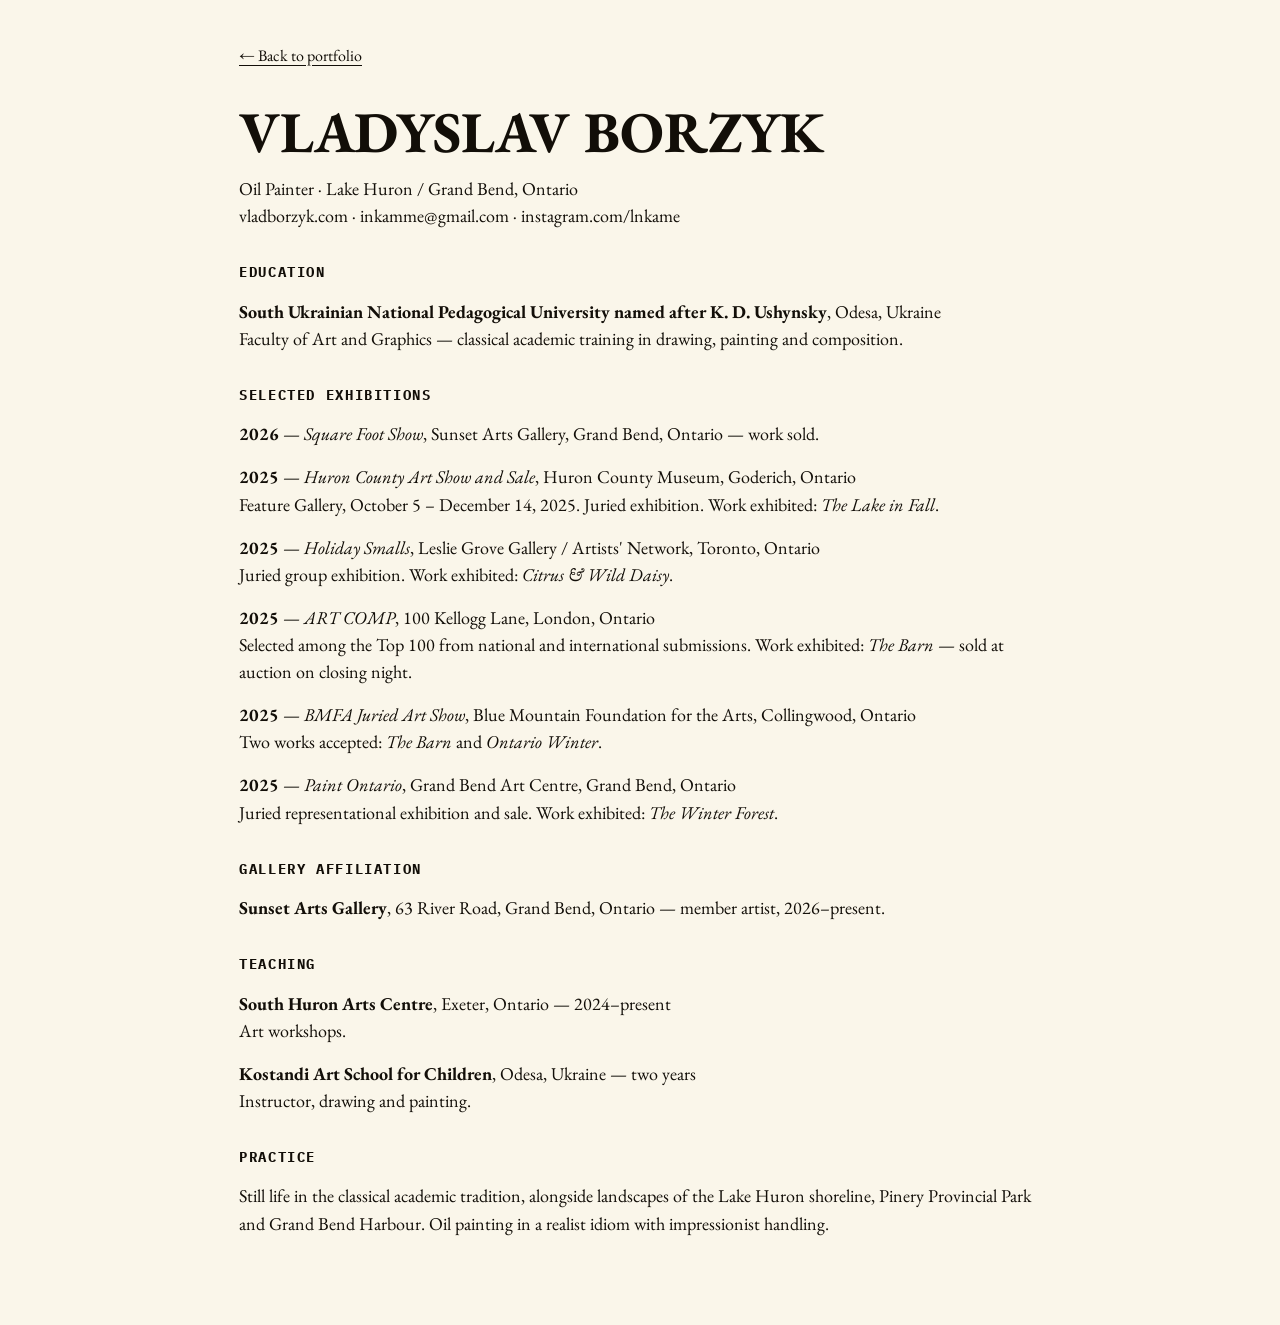
<file: cv.html>
<!DOCTYPE html>
<html lang="en"><head>
<meta charset="UTF-8">
<meta name="viewport" content="width=device-width,initial-scale=1">
<title>Artist CV · Vlad Borzyk</title>
<meta name="description" content="Vladyslav Borzyk: education, selected exhibitions, gallery affiliation and teaching. Artist CV.">
<link rel="preconnect" href="https://fonts.googleapis.com">
<link rel="preconnect" href="https://fonts.gstatic.com" crossorigin>
<link href="https://fonts.googleapis.com/css2?family=EB+Garamond:ital,wght@0,400;0,500;0,600;1,400;1,500&amp;family=IBM+Plex+Mono:wght@400;500&amp;display=swap" rel="stylesheet">
<link rel="stylesheet" href="styles.css"><link rel="stylesheet" href="cv.css">
<link rel="icon" type="image/svg+xml" href="favicon.svg">
</head><body><main class="cv-page">
<a class="cv-back" href="index.html#about">← Back to portfolio</a>
<h1>VLADYSLAV BORZYK</h1>
<p>Oil Painter · Lake Huron / Grand Bend, Ontario<br>vladborzyk.com · inkamme@gmail.com · instagram.com/lnkame</p>
<h2>EDUCATION</h2>
<p><strong>South Ukrainian National Pedagogical University named after K. D. Ushynsky</strong>, Odesa, Ukraine<br>Faculty of Art and Graphics — classical academic training in drawing, painting and composition.</p>
<h2>SELECTED EXHIBITIONS</h2>
<p><strong>2026</strong> — <em>Square Foot Show</em>, Sunset Arts Gallery, Grand Bend, Ontario — work sold.</p>
<p><strong>2025</strong> — <em>Huron County Art Show and Sale</em>, Huron County Museum, Goderich, Ontario<br>Feature Gallery, October 5 – December 14, 2025. Juried exhibition. Work exhibited: <em>The Lake in Fall</em>.</p>
<p><strong>2025</strong> — <em>Holiday Smalls</em>, Leslie Grove Gallery / Artists&#x27; Network, Toronto, Ontario<br>Juried group exhibition. Work exhibited: <em>Citrus &amp; Wild Daisy</em>.</p>
<p><strong>2025</strong> — <em>ART COMP</em>, 100 Kellogg Lane, London, Ontario<br>Selected among the Top 100 from national and international submissions. Work exhibited: <em>The Barn</em> — sold at auction on closing night.</p>
<p><strong>2025</strong> — <em>BMFA Juried Art Show</em>, Blue Mountain Foundation for the Arts, Collingwood, Ontario<br>Two works accepted: <em>The Barn</em> and <em>Ontario Winter</em>.</p>
<p><strong>2025</strong> — <em>Paint Ontario</em>, Grand Bend Art Centre, Grand Bend, Ontario<br>Juried representational exhibition and sale. Work exhibited: <em>The Winter Forest</em>.</p>
<h2>GALLERY AFFILIATION</h2>
<p><strong>Sunset Arts Gallery</strong>, 63 River Road, Grand Bend, Ontario — member artist, 2026–present.</p>
<h2>TEACHING</h2>
<p><strong>South Huron Arts Centre</strong>, Exeter, Ontario — 2024–present<br>Art workshops.</p>
<p><strong>Kostandi Art School for Children</strong>, Odesa, Ukraine — two years<br>Instructor, drawing and painting.</p>
<h2>PRACTICE</h2>
<p>Still life in the classical academic tradition, alongside landscapes of the Lake Huron shoreline, Pinery Provincial Park and Grand Bend Harbour. Oil painting in a realist idiom with impressionist handling.</p>
</main></body></html>
</file>
<file: styles.css>
/* =========================================================
   VLAD BORZYK · vladborzyk.com
   Editorial / museum-tag · Brand System v2.0
   EB Garamond + IBM Plex Mono · Paper / Ink / Sienna
   ========================================================= */

:root{
  --paper:#FAF6EA; --ink:#120E08; --muted:#827860; --hair:#C8BCA2;
  --sienna:#7A4A2A; --gold:#B08A3E; --gold-light:#E8C97A;
  --ink-80:#3a342a;
  --serif:'EB Garamond',Georgia,serif;
  --mono:'IBM Plex Mono','Courier New',monospace;
  --max:1120px; --gutter:clamp(1.25rem,4vw,3rem);
  --soft:600ms cubic-bezier(.22,1,.36,1);
  --snap:280ms cubic-bezier(.22,1,.36,1);
}
*,*::before,*::after{box-sizing:border-box}
html{scroll-behavior:smooth}
body{
  margin:0;background:var(--paper);color:var(--ink);
  font-family:var(--serif);font-size:18px;line-height:1.65;
  -webkit-font-smoothing:antialiased;overflow-x:hidden;
}
a{color:inherit}
img{display:block;max-width:100%}

/* sienna edge stripe (from the business card) */
.edge{position:fixed;top:0;left:0;width:4px;height:100%;background:rgba(122,74,42,.16);z-index:60}
.edge .fill{position:absolute;top:0;left:0;width:100%;height:0;background:var(--sienna);
  box-shadow:0 0 8px rgba(122,74,42,.5)}

/* ---------- STICKY HEADER ---------- */
.nav{position:sticky;top:0;z-index:50;background:rgba(250,246,234,.86);
  backdrop-filter:blur(10px);border-bottom:1px solid transparent;transition:border-color var(--snap),box-shadow var(--snap)}
.nav.scrolled{border-color:var(--hair);box-shadow:0 1px 0 rgba(18,14,8,.04)}
.nav-in{max-width:var(--max);margin:0 auto;padding:.85rem var(--gutter);
  display:flex;align-items:center;justify-content:space-between;gap:1rem}
.brand{font-family:var(--serif);font-weight:600;font-size:1.18rem;letter-spacing:.04em;
  text-decoration:none;white-space:nowrap}
.brand .vb{display:inline-block;font-weight:600;border:1.5px solid var(--ink);
  padding:.05em .32em;margin-right:.55rem;font-size:.82em;letter-spacing:.02em}
.menu{display:flex;gap:clamp(1rem,3vw,2.1rem);list-style:none;margin:0;padding:0}
.menu a{font-family:var(--mono);font-size:.74rem;letter-spacing:.14em;text-transform:uppercase;
  text-decoration:none;color:var(--muted);padding:.2rem 0;position:relative;transition:color var(--snap)}
.menu a::after{content:"";position:absolute;left:0;right:0;bottom:-3px;height:1.5px;
  background:var(--sienna);transform:scaleX(0);transform-origin:left;transition:transform var(--snap)}
.menu a:hover{color:var(--ink)}
.menu a.active{color:var(--ink)}
.menu a.active::after{transform:scaleX(1)}

/* ---------- LAYOUT ---------- */
section{padding-block:clamp(3rem,7vw,5.5rem)}
.wrap{max-width:var(--max);margin:0 auto;padding-inline:var(--gutter)}
.kick{font-family:var(--mono);font-size:.72rem;font-weight:500;letter-spacing:.18em;
  text-transform:uppercase;color:var(--sienna)}

/* ---------- HERO ---------- */
.hero{position:relative;text-align:center;padding-top:clamp(3rem,8vw,5.5rem);
  padding-bottom:clamp(2.5rem,6vw,4rem);overflow:hidden}
.hero .wrap{position:relative;z-index:2;display:flex;flex-direction:column;align-items:center;gap:1.4rem}
.hero .eyebrow{display:flex;align-items:center;gap:1rem;font-family:var(--mono);
  font-size:.78rem;letter-spacing:.16em;text-transform:uppercase}
.hero .eyebrow span.line{width:clamp(40px,12vw,120px);height:1px;background:var(--ink)}
.hero h1{font-family:var(--serif);font-weight:600;letter-spacing:.02em;margin:0;
  font-size:clamp(2.7rem,9vw,5.6rem);line-height:.98}
.hero h1 .word{display:inline-block;opacity:0;transform:translateY(18px);
  animation:wordIn .9s cubic-bezier(.22,1,.36,1) forwards}
.hero h1 .word:nth-child(1){animation-delay:.15s}
.hero h1 .word:nth-child(2){animation-delay:.32s}
@keyframes wordIn{to{opacity:1;transform:none}}
.hero .tag{font-style:italic;font-size:clamp(1.05rem,2.6vw,1.5rem);color:var(--ink);margin:0}
.hero .lede{font-size:clamp(1.02rem,2.2vw,1.18rem);color:var(--ink-80);max-width:52ch;margin:.2rem 0 .4rem}
.hero .cta{display:flex;gap:.8rem;flex-wrap:wrap;justify-content:center}
.btn{font-family:var(--mono);font-size:.74rem;letter-spacing:.13em;text-transform:uppercase;
  text-decoration:none;padding:.8rem 1.5rem;border:1.5px solid var(--ink);cursor:pointer;
  transition:background var(--snap),color var(--snap),transform var(--snap);background:transparent;color:var(--ink)}
.btn:hover{transform:translateY(-2px)}
.btn.solid{background:var(--ink);color:var(--paper)}
.btn.solid:hover{background:var(--sienna);border-color:var(--sienna)}
.btn.outline:hover{background:var(--ink);color:var(--paper)}
/* drifting mosaic dots */
.dots{position:absolute;inset:0;z-index:1;pointer-events:none}
.dots i{position:absolute;width:7px;height:7px;border-radius:50%;background:var(--sienna);opacity:.16;
  animation:drift linear infinite}
@keyframes drift{
  0%{transform:translateY(0) translateX(0)}
  50%{transform:translateY(-22px) translateX(12px)}
  100%{transform:translateY(0) translateX(0)}}

/* ---------- SECTION TITLE ---------- */
.stitle{text-align:center;display:flex;flex-direction:column;align-items:center;gap:.75rem;margin-bottom:clamp(2rem,5vw,3rem)}
.stitle h2{font-family:var(--serif);font-weight:600;font-size:clamp(1.8rem,4.4vw,2.6rem);margin:0}
.rule{display:flex;align-items:center;gap:.5rem}
.rule i{width:6px;height:6px;border-radius:50%;background:var(--sienna)}
.rule span{width:clamp(120px,30vw,220px);height:1px;background:var(--hair)}

/* ---------- WORK ---------- */
.filters{display:flex;justify-content:center;gap:.5rem;margin-bottom:clamp(1.8rem,4vw,2.6rem);flex-wrap:wrap}
.filters button{font-family:var(--mono);font-size:.72rem;letter-spacing:.12em;text-transform:uppercase;
  padding:.5rem 1.05rem;cursor:pointer;border:1px solid var(--hair);background:transparent;color:var(--muted);
  border-radius:3px;transition:all var(--snap)}
.filters button:hover{color:var(--ink);border-color:var(--muted)}
.filters button.on{background:var(--sienna);border-color:var(--sienna);color:var(--paper)}

.catalog-key{text-align:center;font-size:1rem;color:var(--ink-80);margin:0 0 2rem}
.work-group{margin:0 0 4rem;padding:0}
.work-group[hidden]{display:none}
.genre-title{font-size:2rem;font-weight:400;border-bottom:1px solid var(--hair);padding-bottom:.6rem;margin:0 0 1.6rem}
.c-print{display:block;font-family:var(--mono);font-size:.75rem;color:var(--sienna);margin-top:.4rem}
.print-enquiry{margin-top:1.5rem;padding-top:1rem;border-top:1px solid rgba(250,246,234,.3)}
.print-enquiry p{font-size:1rem;color:var(--paper)}
.grid{display:grid;grid-template-columns:repeat(3,1fr);gap:clamp(1.5rem,3.5vw,2.4rem);perspective:1200px}
.card{cursor:pointer;border:none;background:none;padding:0;text-align:left;font:inherit;color:inherit;
  display:flex;flex-direction:column;gap:.7rem}
.frame{position:relative;width:100%;background:var(--paper);border:1px solid var(--hair);
  display:flex;align-items:center;justify-content:center;padding:clamp(10px,2vw,18px);overflow:hidden;
  transform-style:preserve-3d;transition:transform var(--snap),box-shadow var(--soft)}
.frame img{max-width:100%;width:100%;height:auto;object-fit:contain;
  transition:transform 1.2s var(--soft)}
.card:hover .frame{transform:translateY(-5px);box-shadow:0 18px 42px -14px rgba(18,14,8,.28)}
.card:hover .frame img{transform:scale(1.03)}
.c-title{font-family:var(--serif);font-size:1.15rem;line-height:1.2}
.c-meta{font-family:var(--mono);font-size:.72rem;letter-spacing:.04em;color:var(--muted);text-transform:uppercase}
.c-price{font-family:var(--mono);font-size:.8rem;letter-spacing:.04em;color:var(--sienna);margin-top:.05rem}
.c-price.sold{color:var(--muted)}
.gnote{text-align:center;font-style:italic;color:var(--ink-80);margin-top:clamp(2rem,5vw,3rem)}
.gnote a{color:var(--sienna)}

/* ---------- TEACHING (dark) ---------- */
.teaching{background:var(--ink);color:var(--paper)}
.teaching .kick{color:var(--gold-light)}
.teaching h2{font-family:var(--serif);font-weight:600;font-size:clamp(1.8rem,4.4vw,2.6rem);margin:.4rem 0 0}
.teach-intro{color:rgba(250,246,234,.82);font-size:1.08rem;max-width:60ch;margin:0 auto clamp(2rem,5vw,2.8rem);text-align:center}
.teach-grid{display:grid;grid-template-columns:repeat(2,1fr);gap:clamp(1.4rem,3vw,2rem)}
.course-poster{position:relative;aspect-ratio:2/3;flex-shrink:0;overflow:hidden;background:#0c0a06}
.course-poster img{display:block;width:100%;height:auto}
.teach-card{border:1px solid rgba(250,246,234,.18);border-radius:8px;padding:0;overflow:hidden;
  display:flex;flex-direction:column;transition:border-color var(--snap),transform var(--snap)}
.teach-card:hover{border-color:rgba(232,201,122,.55);transform:translateY(-4px)}
.teach-card .t-photo{display:block;position:relative;aspect-ratio:2/3;flex-shrink:0;overflow:hidden;background:#0c0a06;
  border:0;border-bottom:1px solid rgba(250,246,234,.12);padding:0;cursor:pointer;width:100%}
.teach-card .t-photo img{display:block;width:100%;height:auto;transition:transform 1.1s var(--soft);transform-origin:top center}
.teach-card:hover .t-photo img{transform:none}
.teach-card .t-hint{position:absolute;left:0;right:0;bottom:0;display:flex;align-items:center;justify-content:center;gap:.5rem;
  padding:.7rem;font-family:var(--mono);font-size:.66rem;letter-spacing:.13em;text-transform:uppercase;color:var(--paper);
  background:linear-gradient(transparent,rgba(8,6,3,.8));opacity:0;transform:translateY(6px);transition:opacity var(--snap),transform var(--snap)}
.teach-card .t-photo:hover .t-hint,.teach-card .t-photo:focus-visible .t-hint{opacity:1;transform:none}
.teach-card .t-count{display:inline-flex;align-items:center;justify-content:center;min-width:1.2rem;height:1.2rem;
  border-radius:50%;background:var(--gold-light);color:var(--ink);font-size:.6rem;padding:0 .3rem}

/* ---------- TEACHING GALLERY OVERLAY ---------- */
.tgal{position:fixed;inset:0;z-index:100;background:rgba(12,9,5,.94);display:flex;align-items:center;justify-content:center;
  gap:clamp(.5rem,2vw,1.5rem);padding:clamp(1rem,4vw,3rem);opacity:0;pointer-events:none;transition:opacity var(--snap)}
.tgal.open{opacity:1;pointer-events:auto}
.tgal-fig{margin:0;display:flex;flex-direction:column;align-items:center;gap:1rem;max-width:980px}
.tgal-fig img{max-width:100%;max-height:76vh;width:auto;height:auto;box-shadow:0 30px 80px -20px rgba(0,0,0,.7)}
.tgal-fig figcaption{display:flex;align-items:center;gap:.8rem;font-family:var(--mono);font-size:.74rem;letter-spacing:.08em;
  text-transform:uppercase;color:rgba(250,246,234,.75)}
.tgal-count{color:var(--gold-light)}
.tgal-nav{background:none;border:1.5px solid rgba(250,246,234,.3);color:var(--paper);width:48px;height:48px;border-radius:50%;
  font-size:1.6rem;line-height:1;cursor:pointer;flex:0 0 auto;transition:background var(--snap),border-color var(--snap)}
.tgal-nav:hover{background:rgba(250,246,234,.12);border-color:var(--gold-light)}
.tgal-close{position:absolute;top:clamp(14px,3vw,26px);right:clamp(14px,3vw,26px);background:none;border:none;
  color:var(--paper);font-size:1.7rem;font-family:var(--mono);cursor:pointer;opacity:.8;line-height:1}
.tgal-close:hover{opacity:1}
@media(max-width:560px){
  .tgal-nav{width:40px;height:40px;font-size:1.3rem}
  .tgal-fig img{max-height:62vh}
}
.teach-card .t-num{font-family:var(--mono);font-size:.72rem;letter-spacing:.16em;color:var(--gold-light);margin:clamp(1.2rem,2.5vw,1.6rem) clamp(1.5rem,3vw,2rem) 0}
.teach-card h3{font-family:var(--serif);font-style:italic;font-weight:500;font-size:1.5rem;margin:.1rem clamp(1.5rem,3vw,2rem) .3rem;color:var(--paper)}
.teach-card p{color:rgba(250,246,234,.8);font-size:1rem;margin:0 clamp(1.5rem,3vw,2rem) clamp(1.5rem,3vw,2rem)}
.teach-cta{display:flex;flex-direction:column;align-items:center;gap:1.1rem;text-align:center;margin-top:clamp(2.2rem,5vw,3rem)}
.teach-cta p{color:rgba(250,246,234,.7);font-size:1rem;max-width:52ch;margin:0}
.teach-card .course-date{color:var(--paper);margin-top:1rem}
.teach-card > a{display:block;color:var(--gold-light);font-size:1rem;margin:.8rem clamp(1.5rem,3vw,2rem) 1.5rem;text-underline-offset:4px}
.teaching a{color:var(--gold-light)}
.btn.gold{border-color:var(--gold-light);color:var(--gold-light)}
.btn.gold:hover{background:var(--gold-light);color:var(--ink)}

/* ---------- ABOUT ---------- */
.about-grid{display:grid;grid-template-columns:.85fr 1.15fr;gap:clamp(2rem,5vw,3.5rem);align-items:start}
.portrait{border:1px solid var(--hair);padding:10px;background:var(--paper)}
.portrait img{width:100%;height:auto}
.about h2{font-family:var(--serif);font-weight:600;font-size:clamp(1.8rem,4.4vw,2.4rem);margin:.5rem 0 1rem}
.about p{color:var(--ink-80);margin:0 0 1rem}
.about em{font-style:italic}

/* ---------- CONTACT ---------- */
.contact{text-align:center}
.crows{max-width:560px;margin:0 auto;border-top:1px solid var(--hair)}
.crow{display:flex;justify-content:space-between;align-items:center;gap:1rem;
  padding:1.1rem 0;border-bottom:1px solid var(--hair)}
.crow .l{font-family:var(--mono);font-size:.72rem;letter-spacing:.14em;text-transform:uppercase;color:var(--muted)}
.crow .v{font-size:1.18rem}.crow .v a{text-decoration:none;color:var(--ink);transition:color var(--snap)}
.crow .v a:hover{color:var(--sienna)}
.cnote{font-style:italic;color:var(--ink-80);max-width:48ch;margin:1.6rem auto 0}

/* ---------- FOOTER ---------- */
footer{border-top:1px solid var(--hair);padding:clamp(2rem,5vw,3rem) 0}
.foot{max-width:var(--max);margin:0 auto;padding-inline:var(--gutter);
  display:flex;justify-content:space-between;align-items:center;gap:1rem;flex-wrap:wrap}
.lockup{display:flex;align-items:center;gap:.8rem}
.lockup .vb{font-family:var(--serif);font-weight:600;border:1.5px solid var(--sienna);color:var(--sienna);
  padding:.1em .4em;font-size:.95rem;letter-spacing:.06em}
.lockup .ft{font-style:italic;color:var(--muted)}
.foot .cc{font-family:var(--mono);font-size:.66rem;letter-spacing:.06em;color:var(--muted)}

/* ---------- SIDE DOT NAV ---------- */
.dotnav{position:fixed;left:clamp(16px,2vw,30px);right:auto;top:50%;transform:translateY(-50%);z-index:54;
  display:flex;flex-direction:column;gap:.95rem;align-items:flex-start;
  opacity:0;pointer-events:none;transition:opacity var(--snap)}
.dotnav.show{opacity:1;pointer-events:auto}
.dotnav a{display:flex;align-items:center;gap:.55rem;text-decoration:none;cursor:pointer}
.dotnav .lbl{font-family:var(--mono);font-size:.62rem;letter-spacing:.13em;text-transform:uppercase;
  color:var(--muted);opacity:0;transform:translateX(6px);transition:opacity var(--snap),transform var(--snap)}
.dotnav .d{width:8px;height:8px;border-radius:50%;background:transparent;border:1.5px solid var(--hair);
  transition:background var(--snap),border-color var(--snap),transform var(--snap)}
.dotnav a:hover .lbl{opacity:1;transform:none}
.dotnav a:hover .d{border-color:var(--sienna)}
.dotnav a.active .d{background:var(--sienna);border-color:var(--sienna);transform:scale(1.15)}
.dotnav a.active .lbl{opacity:1;transform:none;color:var(--ink)}
.dotnav a.on-dark .lbl{color:var(--paper)}
.dotnav a.on-dark .d{border-color:var(--paper)}
.dotnav a.on-dark.active .d{background:var(--paper)}

/* ---------- FLOATING CONTACT BUTTON ---------- */
.fab{position:fixed;right:clamp(16px,3vw,28px);bottom:clamp(16px,3vw,28px);z-index:55;
  font-family:var(--mono);font-size:.72rem;letter-spacing:.1em;text-transform:uppercase;text-decoration:none;
  background:var(--ink);color:var(--paper);padding:.85rem 1.25rem;border-radius:40px;
  box-shadow:0 10px 30px -8px rgba(18,14,8,.4);display:inline-flex;align-items:center;gap:.5rem;
  opacity:0;transform:translateY(14px);pointer-events:none;transition:opacity var(--snap),transform var(--snap),background var(--snap)}
.fab.show{opacity:1;transform:translateY(0);pointer-events:auto}
.fab:hover{background:var(--sienna)}
.fab .dot{width:7px;height:7px;border-radius:50%;background:var(--gold-light)}

/* ---------- LIGHTBOX ---------- */
.lb{position:fixed;inset:0;z-index:100;background:rgba(18,14,8,.92);
  display:flex;align-items:center;justify-content:center;padding:clamp(1rem,4vw,3rem);
  opacity:0;pointer-events:none;transition:opacity var(--snap)}
.lb.open{opacity:1;pointer-events:auto}
.lb-in{display:grid;grid-template-columns:1.3fr .7fr;gap:clamp(1.5rem,4vw,3rem);max-width:1000px;width:100%;align-items:center}
.lb-img{display:flex;align-items:center;justify-content:center;max-height:80vh}
.lb-img img{max-width:100%;max-height:80vh;width:auto;height:auto;box-shadow:0 30px 80px -20px rgba(0,0,0,.6)}
.lb-meta{color:var(--paper)}
.lb-meta .kick{color:var(--gold-light)}
.lb-meta h3{font-family:var(--serif);font-weight:600;font-size:1.9rem;margin:.5rem 0 .3rem}
.lb-meta .m{font-family:var(--mono);font-size:.78rem;letter-spacing:.05em;text-transform:uppercase;color:rgba(250,246,234,.7)}
.lb-meta .p{font-family:var(--mono);font-size:1rem;letter-spacing:.04em;color:var(--gold-light);margin:.7rem 0 1.2rem}
.lb-meta .p.sold{color:rgba(250,246,234,.6)}
.lb-meta .desc{font-size:1.02rem;line-height:1.6;color:rgba(250,246,234,.85);margin:0 0 1.4rem}
.lb-meta .btn{border-color:var(--gold-light);color:var(--gold-light)}
.lb-meta .btn:hover{background:var(--gold-light);color:var(--ink)}
.lb-close{position:absolute;top:clamp(14px,3vw,26px);right:clamp(14px,3vw,26px);
  background:none;border:none;color:var(--paper);font-size:1.6rem;cursor:pointer;line-height:1;
  font-family:var(--mono);opacity:.8;transition:opacity var(--snap)}
.lb-close:hover{opacity:1}

/* ---------- SCROLL REVEAL ---------- */
.reveal{opacity:0;transform:translateY(20px);transition:opacity 1.2s cubic-bezier(.22,1,.36,1) .6s,transform 1.2s cubic-bezier(.22,1,.36,1) .6s}
.reveal.in{opacity:1;transform:none}
.card.reveal,.teach-card.reveal{transition-duration:1.4s;transition-timing-function:ease-in-out;transition-delay:0s}
.teach-card.reveal:nth-child(even){transition-delay:.12s}

/* ---------- RESPONSIVE ---------- */
@media(max-width:900px){
  .grid{grid-template-columns:repeat(2,1fr)}
  .teach-grid,.about-grid{grid-template-columns:1fr;gap:2rem}
  .lb-in{grid-template-columns:1fr;max-width:560px}
  .lb-img{max-height:55vh}.lb-img img{max-height:55vh}
}
@media(max-width:768px){
  .dotnav{display:none}
}
@media(max-width:560px){
  .nav-in{flex-direction:column;align-items:flex-start;gap:.45rem}
  .nav-in nav{width:100%}
  .menu{display:flex;justify-content:space-between;gap:.4rem}
  .menu a{display:inline-flex;align-items:center;min-height:44px;color:var(--ink);font-size:.72rem;letter-spacing:.06em}
  .grid{grid-template-columns:1fr}
  .hero h1{font-size:clamp(2.4rem,13vw,3.4rem)}
}
@media(prefers-reduced-motion:reduce){
  *{animation:none!important;scroll-behavior:auto!important}
  .reveal{opacity:1;transform:none;transition:none}
  .dots{display:none}
  .hero h1 .word{opacity:1;transform:none}
}

/* Keep the original motion; improve access to navigation and artwork details. */
section{scroll-margin-top:80px}
.c-meta,.crow .l{color:var(--ink-80);font-size:.8rem}
.lb{overflow-y:auto;align-items:flex-start;padding-top:64px;padding-bottom:40px}
.lb-in{margin-block:auto}
.lb-close,.tgal-close{position:fixed;min-width:44px;min-height:44px;background:var(--ink);border-radius:50%;z-index:1}
.lb-meta .btn{display:inline-block}
.lb:not(.open),.tgal:not(.open){visibility:hidden}
:focus-visible{outline:2px solid var(--sienna);outline-offset:5px}
.lb :focus-visible,.tgal :focus-visible{outline-color:var(--gold-light)}
@media(max-width:560px){section{scroll-margin-top:115px}}

/* Featured painting and gallery visit */
.hero .hero-layout{display:grid;grid-template-columns:1fr 1fr;gap:3rem;text-align:left;align-items:center}
.hero-copy{display:flex;flex-direction:column;gap:1.2rem;align-items:flex-start}
.hero .eyebrow{gap:.6rem;font-size:.65rem}
.hero .eyebrow span.line{width:24px}
.hero h1{font-size:clamp(2.7rem,6vw,4.8rem)}
.hero .cta{justify-content:flex-start}
.hero-art{margin:0;min-width:0}
.hero-art button{display:block;width:100%;padding:10px;border:1px solid var(--hair);background:transparent;cursor:pointer}
.hero-art img{width:100%;height:auto}
.hero-art figcaption{margin-top:.7rem;font-size:1.15rem}
.hero-art figcaption span{display:block;font-family:var(--mono);font-size:.65rem;color:var(--ink-80);margin-top:.25rem}
.gallery-visit{display:flex;justify-content:space-between;align-items:center;gap:2rem;padding-block:1.8rem;border-top:1px solid var(--hair);border-bottom:1px solid var(--hair)}
.gallery-visit h2{font-size:1.7rem;font-weight:500;margin:.25rem 0}
.gallery-visit p{font-size:1rem;margin:0;max-width:60ch}
.gallery-links{display:flex;flex-direction:column;gap:.8rem;font-size:1rem;flex-shrink:0}
@media(max-width:700px){
 .hero .hero-layout{grid-template-columns:1fr;gap:1.8rem}
 .hero{padding-top:1.8rem}
 .hero-copy{gap:.8rem}
 .hero-art{width:100%;max-width:460px;margin-inline:auto}
 .gallery-visit{flex-direction:column;align-items:flex-start}
}
</file>
<file: cv.css>
.cv-page{max-width:850px;margin:0 auto;padding:40px 24px 72px}
.cv-page h1{font-size:clamp(2.3rem,7vw,3.6rem);line-height:1.1;margin:30px 0 12px}
.cv-page h2{font-family:var(--mono,'IBM Plex Mono',monospace);font-size:.85rem;letter-spacing:.12em;margin:32px 0 14px}
.cv-page p{font-size:1.13rem;line-height:1.5;margin:0 0 16px}
.cv-page a{text-decoration:underline;text-underline-offset:4px}
.cv-page .cv-back{font-size:1rem}
@media print{
  body{background:white;color:black}
  .cv-page{max-width:none;padding:0}
  .cv-back{display:none}
  .cv-page h1{font-size:26pt;margin-top:0}
  .cv-page h2{font-size:10pt;break-after:avoid}
  .cv-page p{font-size:11pt;break-inside:avoid}
  .cv-page a{color:black;text-decoration:none}
  @page{margin:18mm}
}
</file>
